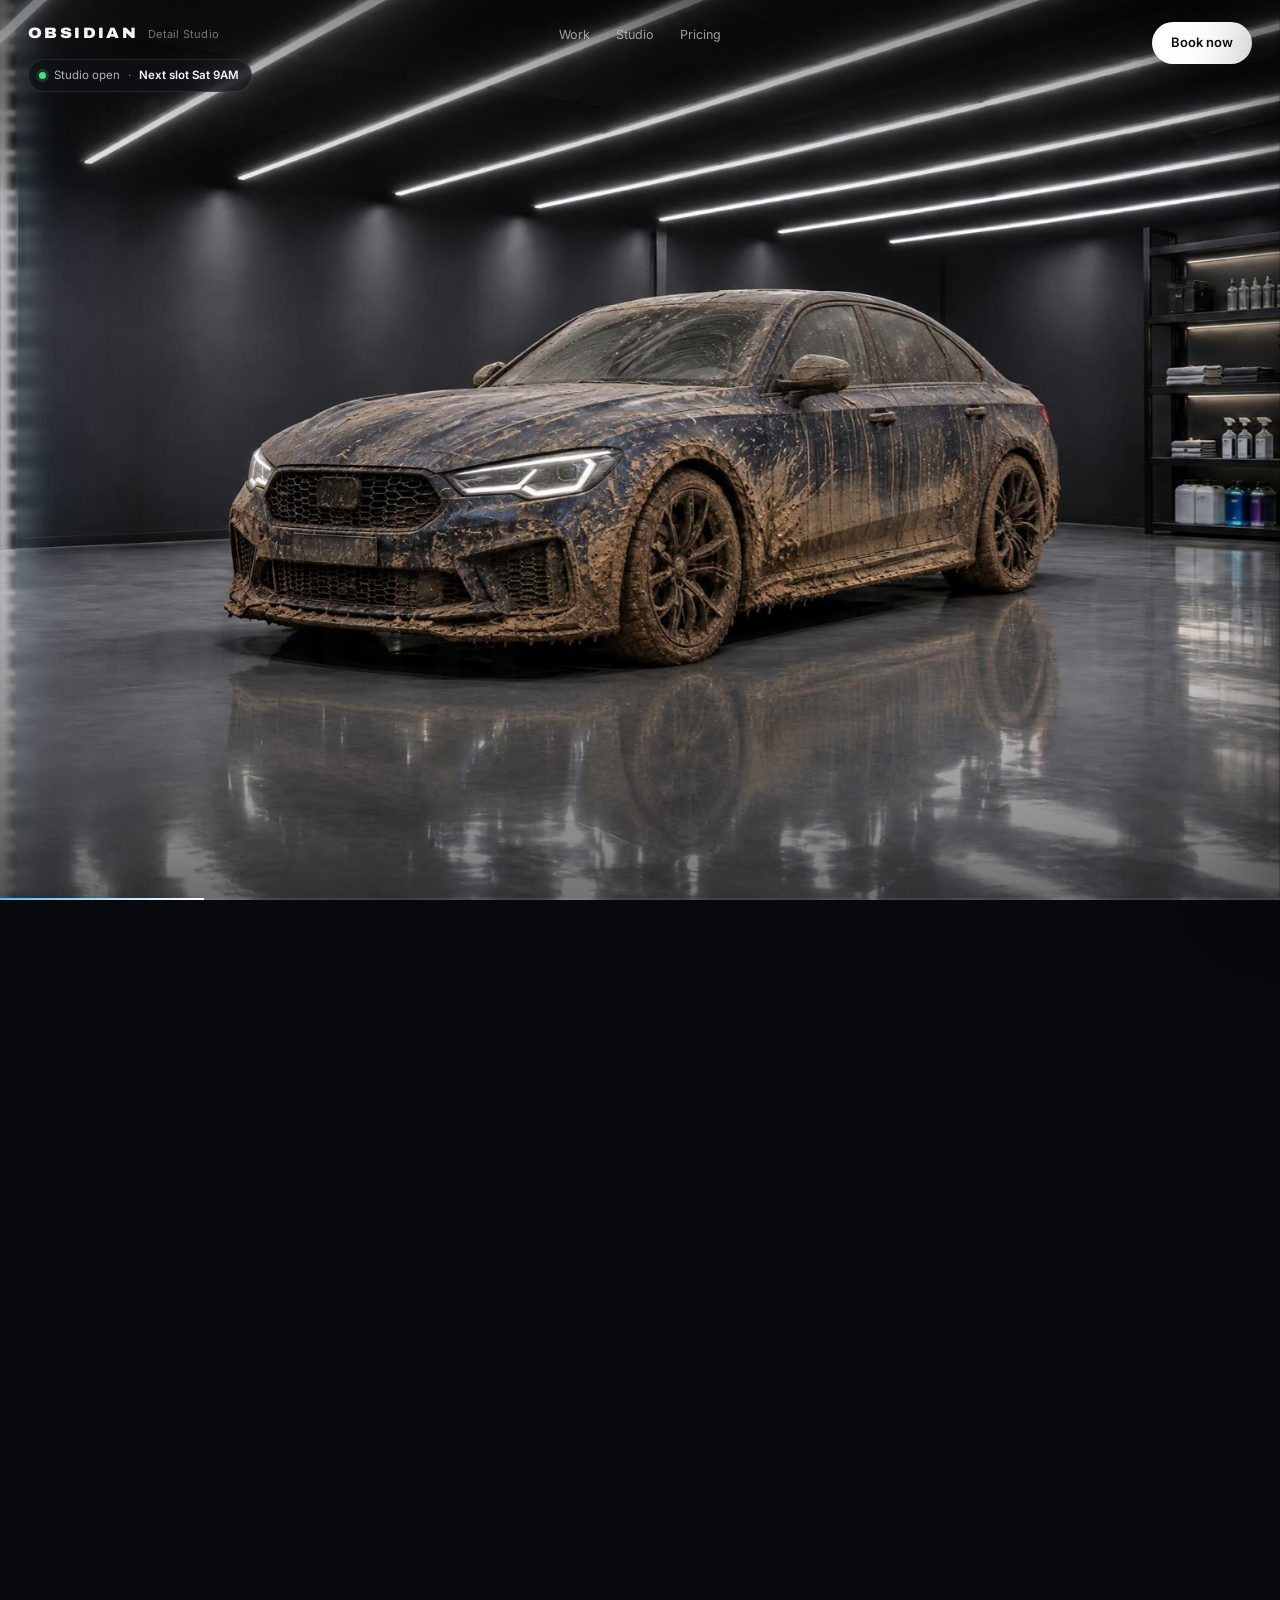
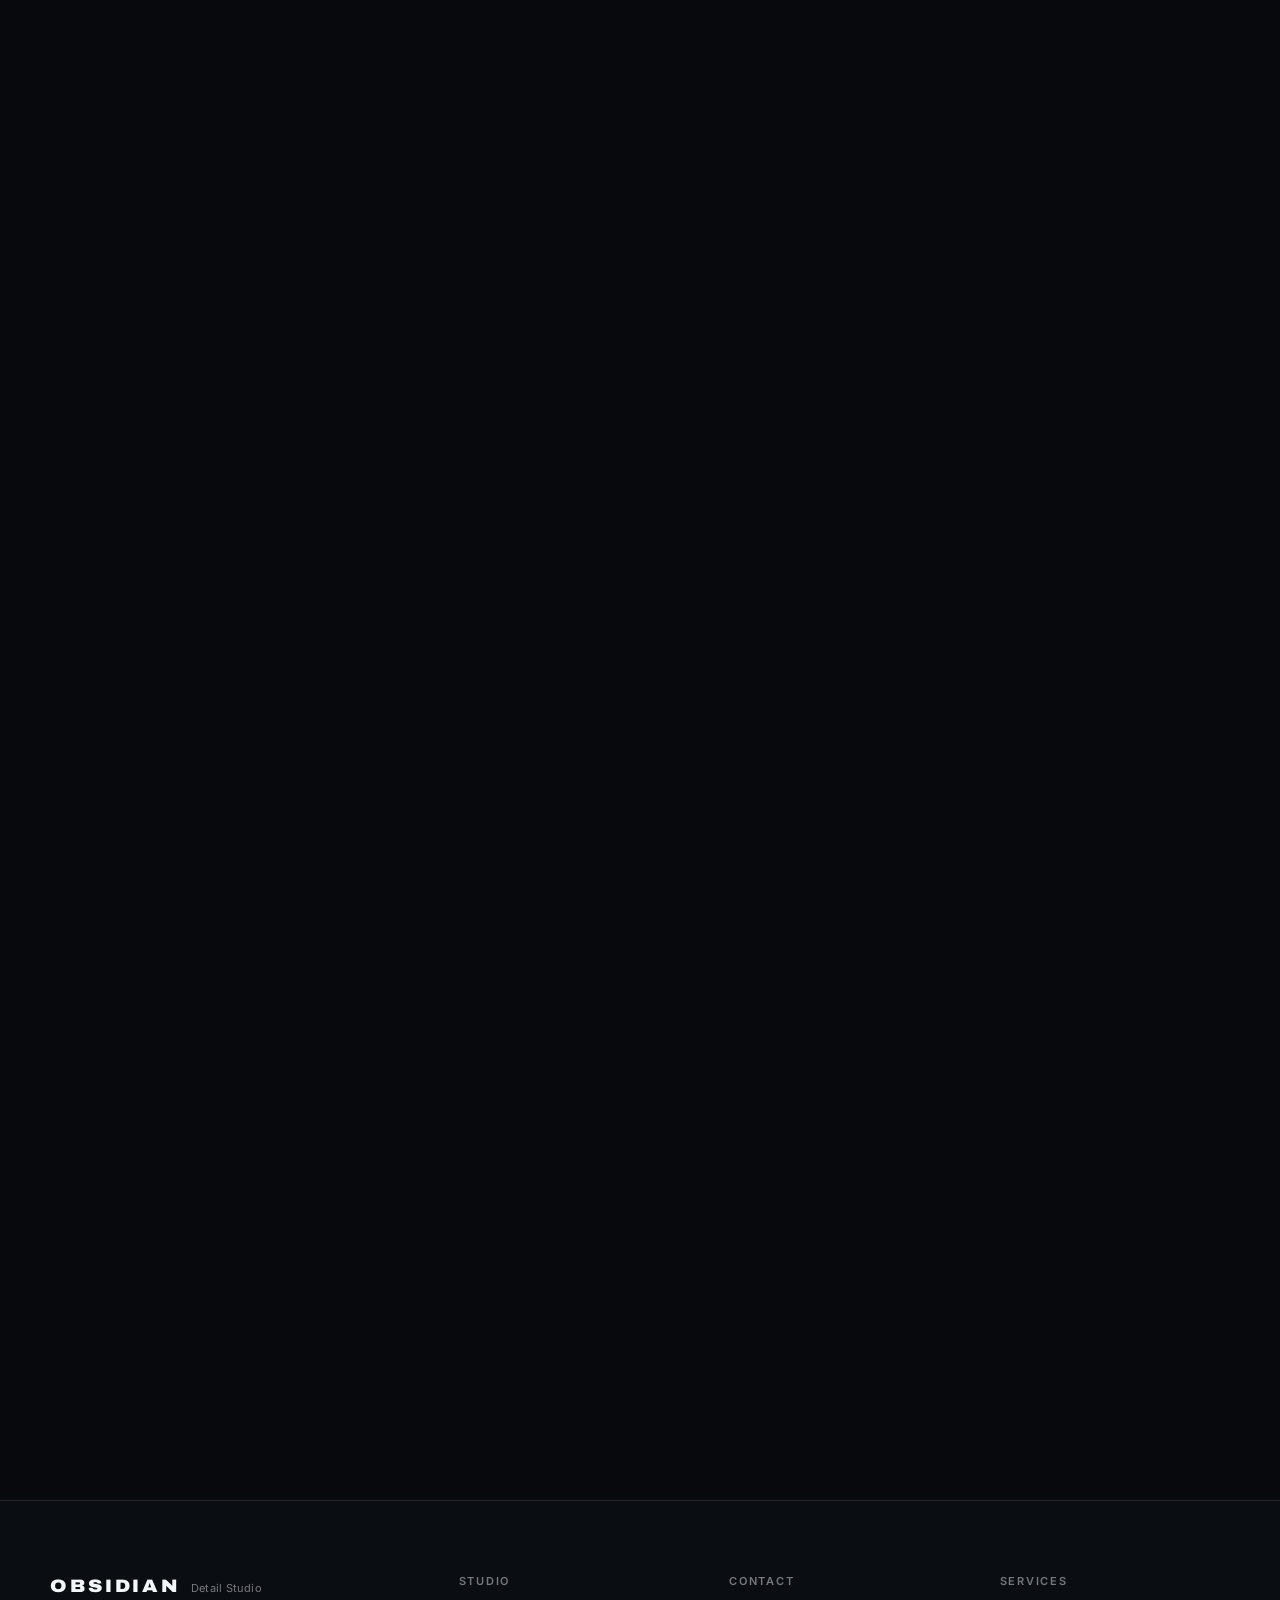
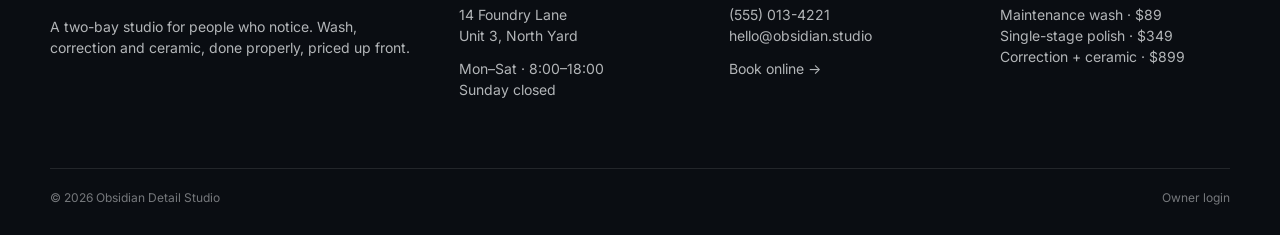
<file: index.html>
<!doctype html>
<html lang="en">
<head>
  <meta charset="utf-8" />
  <meta name="viewport" content="width=device-width, initial-scale=1" />
  <title>Obsidian Detail Studio — Bring it dirty.</title>
  <meta name="description" content="Obsidian Detail Studio. Hand wash, paint correction and ceramic coating. Book online and know the price before we start." />
  <link rel="icon" href="assets/img/favicon.svg" type="image/svg+xml" />
  <link rel="preconnect" href="https://fonts.googleapis.com" />
  <link rel="preconnect" href="https://fonts.gstatic.com" crossorigin />
  <link href="https://fonts.googleapis.com/css2?family=Archivo:wdth,wght@62..125,400..900&family=Inter:wght@400;500;600&display=swap" rel="stylesheet" />
  <link rel="stylesheet" href="assets/css/site.css" />
  <link rel="preload" as="image" href="assets/img/hero-dirty.jpg" />
  <link rel="preload" as="image" href="assets/img/hero-clean.jpg" />
</head>
<body>

  <!-- ===== Fixed chrome ===== -->
  <header class="nav" id="nav">
    <div class="nav__left">
      <a class="brand" href="#top">
        <span class="brand__name">OBSIDIAN</span>
        <span class="brand__sub">Detail Studio</span>
      </a>
      <div class="status-pill">
        <span class="status-pill__dot"></span>
        <span>Studio open</span>
        <span class="status-pill__sep">·</span>
        <strong id="nextSlotLabel">Next slot Wed 9AM</strong>
      </div>
    </div>
    <nav class="nav__center">
      <a href="#" data-scene="1">Work</a>
      <a href="#" data-scene="2">Studio</a>
      <a href="#" data-scene="4">Pricing</a>
    </nav>
    <div class="nav__right">
      <button class="btn btn--white btn--sm" data-open-booking>Book now</button>
    </div>
  </header>

  <!-- ===== Scroll stage ===== -->
  <main id="top">
    <section class="stage" id="stage" style="--scenes: 5;">
      <div class="stage__pin">

        <!-- Layers -->
        <div class="layer layer--photo" id="layerDirty">
          <img src="assets/img/hero-dirty.jpg" alt="A midnight blue sedan covered in dried mud inside a detailing studio" />
        </div>
        <div class="layer layer--photo" id="layerClean">
          <img src="assets/img/hero-clean.jpg" alt="The same sedan, freshly washed and glossy" />
        </div>
        <div class="wipe" id="wipe"></div>
        <div class="layer layer--photo" id="layerSwirls">
          <img src="assets/img/macro-swirls.jpg" alt="Close-up of paint under an inspection lamp showing swirl marks" />
        </div>
        <div class="layer layer--photo" id="layerGlass">
          <img src="assets/img/macro-glass.jpg" alt="Flawless ceramic coated paint with a single water bead" />
        </div>
        <div class="layer layer--photo" id="layerSunset">
          <img src="assets/img/hero-sunset.jpg" alt="The finished sedan with the garage door open at sunset" />
        </div>
        <div class="vignette"></div>

        <!-- Copy -->
        <div class="copy copy--bl" id="copy1">
          <div class="eyebrow">01 &nbsp;/&nbsp; Arrive</div>
          <h1 class="h-display">BRING IT <span class="outline">DIRTY.</span></h1>
          <p class="lede">We'll take it from here.</p>
        </div>

        <div class="copy copy--br" id="copy2">
          <div class="eyebrow">02 &nbsp;/&nbsp; Wash</div>
          <h2 class="h-display">SCROLL TO <span class="outline">WASH IT.</span></h2>
          <p class="lede">Foam, two-bucket, decon. No swirls added.</p>
        </div>

        <div class="copy copy--bl" id="copy3">
          <div class="eyebrow">03 &nbsp;/&nbsp; Inspect</div>
          <h2 class="h-display">LOOK <span class="outline">CLOSER.</span></h2>
          <p class="lede">Under a bright light, every swirl shows.</p>
        </div>
        <aside class="specs" id="specs3">
          <div class="specs__row"><span>Paint depth</span><strong>112 µm</strong></div>
          <div class="specs__row"><span>Defects</span><strong>Swirls · RIDS</strong></div>
          <div class="specs__row"><span>Gloss</span><strong>71 GU</strong></div>
        </aside>

        <div class="copy copy--br copy--right" id="copy4">
          <div class="eyebrow">04 &nbsp;/&nbsp; Correct &amp; coat</div>
          <h2 class="h-display">SWIRLS OUT.<br /><span class="outline">GLASS ON.</span></h2>
          <p class="lede">Two-stage correction. 9H ceramic. Five years of this.</p>
        </div>
        <aside class="specs specs--left" id="specs4">
          <div class="specs__row"><span>Defects</span><strong>Removed</strong></div>
          <div class="specs__row"><span>Gloss</span><strong>94 GU</strong></div>
          <div class="specs__row"><span>Contact angle</span><strong>&gt; 110°</strong></div>
        </aside>

        <div class="copy copy--bl" id="copy5">
          <div class="eyebrow">05 &nbsp;/&nbsp; Pick up</div>
          <h2 class="h-display">KEYS BACK.<br /><span class="outline">JAW DROPS.</span></h2>
          <p class="lede">Book your detail. You'll know the price before we start.</p>
        </div>

        <!-- Bottom bar -->
        <div class="bottombar" id="bottombar">
          <div class="bottombar__stat"><span>Studio</span><strong>Mon–Sat · 8–18</strong></div>
          <div class="bottombar__stat"><span>Ceramic from</span><strong>$899</strong></div>
          <button class="btn btn--white" data-open-booking>Book a detail</button>
        </div>

        <div class="scrollhint" id="scrollhint">
          <span>Scroll</span>
          <i></i>
        </div>

        <div class="progress" id="progress"><i></i></div>
      </div>
    </section>

    <!-- ===== Footer ===== -->
    <footer class="footer">
      <div class="footer__grid">
        <div>
          <div class="brand brand--footer"><span class="brand__name">OBSIDIAN</span><span class="brand__sub">Detail Studio</span></div>
          <p class="footer__blurb">A two-bay studio for people who notice. Wash, correction and ceramic, done properly, priced up front.</p>
        </div>
        <div>
          <h4>Studio</h4>
          <p>14 Foundry Lane<br />Unit 3, North Yard</p>
          <p>Mon–Sat · 8:00–18:00<br />Sunday closed</p>
        </div>
        <div>
          <h4>Contact</h4>
          <p><a href="tel:+15550134221">(555) 013-4221</a><br /><a href="mailto:hello@obsidian.studio">hello@obsidian.studio</a></p>
          <p><a href="#" data-open-booking>Book online →</a></p>
        </div>
        <div>
          <h4>Services</h4>
          <p>Maintenance wash · $89<br />Single-stage polish · $349<br />Correction + ceramic · $899</p>
        </div>
      </div>
      <div class="footer__bottom">
        <span>© <span id="year"></span> Obsidian Detail Studio</span>
        <a href="admin.html" class="footer__owner">Owner login</a>
      </div>
    </footer>
  </main>

  <!-- ===== Booking drawer ===== -->
  <div class="drawer-backdrop" id="drawerBackdrop"></div>
  <aside class="drawer" id="drawer" aria-hidden="true" aria-label="Book your detail">
    <div class="drawer__hero">
      <img src="assets/img/hero-sunset.jpg" alt="" />
      <div class="drawer__hero-meta">
        <span>Obsidian · Studio</span>
        <span>Mon–Sat · 8–18</span>
      </div>
      <button class="drawer__close" id="drawerClose" aria-label="Close">×</button>
    </div>

    <form class="drawer__body" id="bookingForm" novalidate>
      <div class="eyebrow eyebrow--muted">Booking &nbsp;/&nbsp; About 60 seconds</div>
      <h2 class="h-drawer">BOOK YOUR DETAIL.</h2>

      <!-- 1. Car -->
      <div class="step">
        <div class="step__title"><i>1</i> Your car</div>
        <div class="cars" id="carGrid">
          <button type="button" class="car" data-car="suv">
            <svg viewBox="0 0 64 28" aria-hidden="true"><path d="M6 20h52v-6l-7-8H24L13 14H6z" /><circle cx="18" cy="21" r="4"/><circle cx="48" cy="21" r="4"/></svg>
            <span>SUV</span>
          </button>
          <button type="button" class="car is-selected" data-car="sedan">
            <svg viewBox="0 0 64 28" aria-hidden="true"><path d="M4 20h56v-5l-10-4-10-6H26L14 13 4 15z" /><circle cx="17" cy="21" r="4"/><circle cx="47" cy="21" r="4"/></svg>
            <span>Sedan</span>
          </button>
          <button type="button" class="car" data-car="truck">
            <svg viewBox="0 0 64 28" aria-hidden="true"><path d="M4 20h56v-8H38V4H18l-8 8H4z" /><circle cx="16" cy="21" r="4"/><circle cx="48" cy="21" r="4"/></svg>
            <span>Truck</span>
          </button>
          <button type="button" class="car" data-car="coupe">
            <svg viewBox="0 0 64 28" aria-hidden="true"><path d="M4 20h56v-4l-12-5-12-6H24L12 13 4 16z" /><circle cx="17" cy="21" r="4"/><circle cx="47" cy="21" r="4"/></svg>
            <span>Coupe</span>
          </button>
        </div>
      </div>

      <!-- 2. Work -->
      <div class="step">
        <div class="step__title"><i>2</i> The work</div>
        <div class="packs" id="packList">
          <button type="button" class="pack" data-pack="wash">
            <div class="pack__text"><strong>Wash</strong><span>Foam wash &amp; dry. Wheels, tires, door jambs.</span></div>
            <div class="pack__meta"><em data-price>$89</em><small>1.5 h</small><b class="radio"></b></div>
          </button>
          <button type="button" class="pack" data-pack="polish">
            <div class="pack__text"><strong>Polish</strong><span>Single-stage correction. Deep gloss back.</span></div>
            <div class="pack__meta"><em data-price>$349</em><small>4 h</small><b class="radio"></b></div>
          </button>
          <button type="button" class="pack is-selected" data-pack="ceramic">
            <div class="pack__text"><strong>Ceramic</strong><span>Two-stage correction + 5-year ceramic. Glass-on finish.</span></div>
            <div class="pack__meta"><em data-price>$899</em><small>2 days</small><b class="radio"></b></div>
          </button>
        </div>
      </div>

      <!-- 3. Time -->
      <div class="step">
        <div class="step__title"><i>3</i> Pick a time</div>
        <div class="days" id="dayRow"></div>
        <div class="times" id="timeRow"></div>
      </div>

      <!-- 4. Details -->
      <div class="step">
        <div class="step__title"><i>4</i> Your details</div>
        <div class="fields">
          <label><span>Name</span><input type="text" name="name" placeholder="Your name" autocomplete="name" required /></label>
          <label><span>Phone</span><input type="tel" name="phone" placeholder="(555) 000-0000" autocomplete="tel" required /></label>
          <label class="fields__full"><span>Email <em>(optional)</em></span><input type="email" name="email" placeholder="you@email.com" autocomplete="email" /></label>
        </div>
      </div>

      <!-- Summary -->
      <div class="summary">
        <div class="summary__title">Your summary</div>
        <div class="summary__row"><span>Car</span><strong id="sumCar">Sedan</strong></div>
        <div class="summary__row"><span>Work</span><strong id="sumPack">Ceramic</strong></div>
        <div class="summary__row"><span>Drop-off</span><strong id="sumSlot">—</strong></div>
        <div class="summary__row summary__row--total"><span>Total</span><strong id="sumTotal">$899</strong></div>
      </div>

      <button type="submit" class="btn btn--accent btn--block" id="confirmBtn">Confirm booking <span>→</span></button>
      <p class="fineprint">No deposit · Nothing to pay now · Free cancellation up to 24h</p>
    </form>

    <div class="drawer__success" id="drawerSuccess">
      <div class="check"><svg viewBox="0 0 24 24"><path d="M5 12.5l4.5 4.5L19 7.5" /></svg></div>
      <h3 class="h-drawer" id="successTitle">YOU'RE BOOKED.</h3>
      <p id="successMeta">Thursday · 9:00 · Ceramic</p>
      <button class="btn btn--ghost btn--sm" id="successDone">Done</button>
    </div>
  </aside>

  <div class="toast" id="toast" role="status" aria-live="polite">
    <div class="toast__logo">O</div>
    <div class="toast__text"><strong>Booking confirmed</strong><span id="toastMsg">We've texted you the details.</span></div>
  </div>

  <script src="assets/js/site.js"></script>
</body>
</html>
</file>
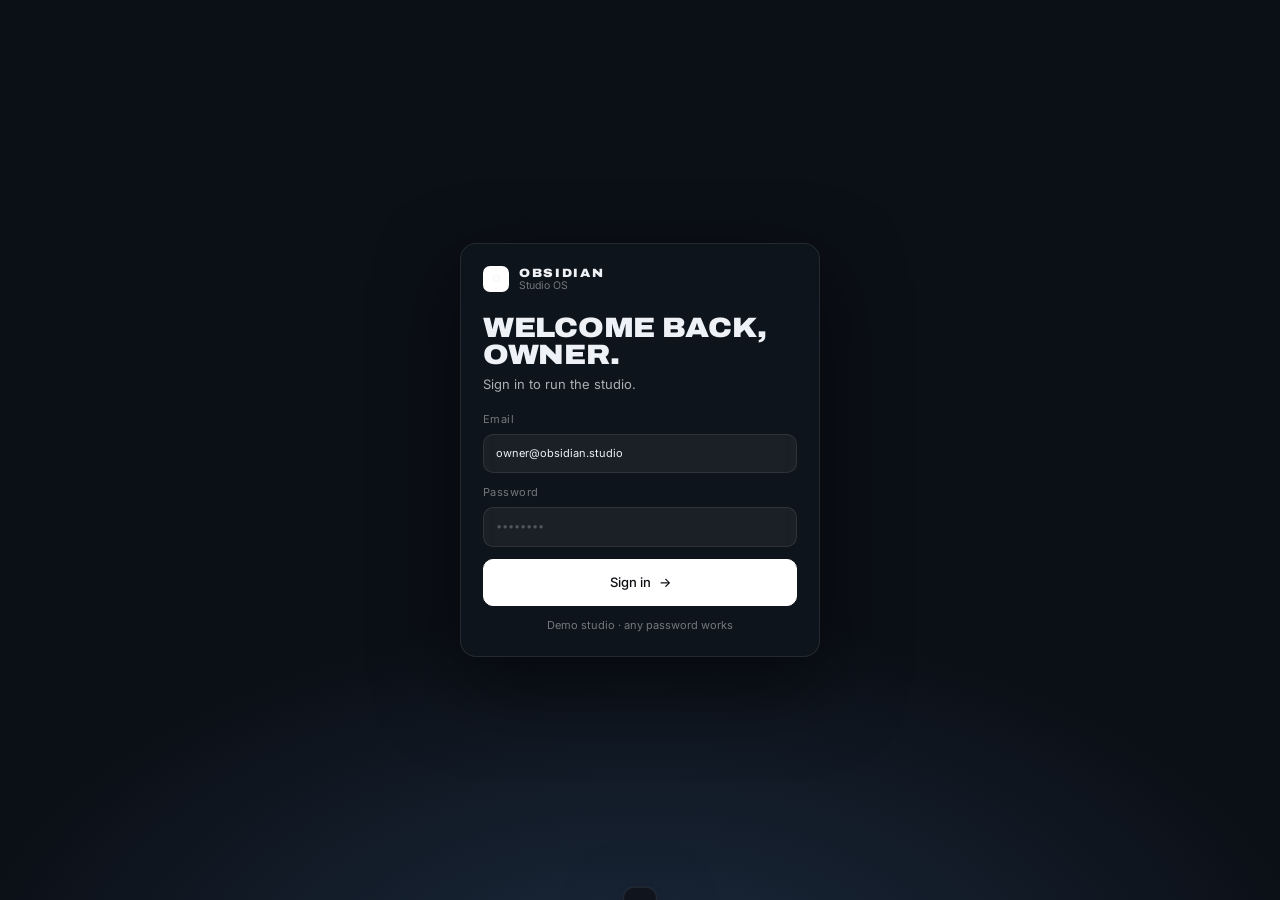
<file: admin.html>
<!doctype html>
<html lang="en">
<head>
  <meta charset="utf-8" />
  <meta name="viewport" content="width=device-width, initial-scale=1" />
  <title>Obsidian · Studio OS</title>
  <meta name="robots" content="noindex" />
  <link rel="icon" href="assets/img/favicon.svg" type="image/svg+xml" />
  <link rel="preconnect" href="https://fonts.googleapis.com" />
  <link rel="preconnect" href="https://fonts.gstatic.com" crossorigin />
  <link href="https://fonts.googleapis.com/css2?family=Archivo:wdth,wght@62..125,400..900&family=Inter:wght@400;500;600&display=swap" rel="stylesheet" />
  <link rel="stylesheet" href="assets/css/admin.css" />
</head>
<body>

  <!-- ===== Login ===== -->
  <div class="login" id="login">
    <form class="login__card" id="loginForm" novalidate>
      <div class="login__brand">
        <span class="logo-mark">O</span>
        <div><strong>OBSIDIAN</strong><span>Studio OS</span></div>
      </div>
      <h1 class="h-big">WELCOME BACK,<br />OWNER.</h1>
      <p class="login__sub">Sign in to run the studio.</p>
      <label class="field"><span>Email</span><input type="email" name="email" value="owner@obsidian.studio" autocomplete="username" /></label>
      <label class="field"><span>Password</span><input type="password" name="password" placeholder="••••••••" autocomplete="current-password" /></label>
      <button class="btn btn--white btn--block" type="submit">Sign in <span>→</span></button>
      <p class="login__hint">Demo studio · any password works</p>
    </form>
  </div>

  <!-- ===== App ===== -->
  <div class="app" id="app" hidden>
    <aside class="side">
      <div class="side__brand">
        <span class="logo-mark">O</span>
        <div><strong>OBSIDIAN</strong><span>Studio OS</span></div>
      </div>
      <nav class="side__nav" id="sideNav">
        <a href="#overview" data-page="overview"><i></i>Overview</a>
        <a href="#leads" data-page="leads" class="is-active"><i></i>Leads <b id="leadsBadge"></b></a>
        <a href="#bookings" data-page="bookings"><i></i>Bookings</a>
        <a href="#calendar" data-page="calendar"><i></i>Calendar</a>
        <a href="#messages" data-page="messages"><i></i>Messages</a>
        <a href="#customers" data-page="customers"><i></i>Customers</a>
        <a href="#reviews" data-page="reviews"><i></i>Reviews</a>
        <a href="#automations" data-page="automations"><i></i>Automations</a>
        <a href="#settings" data-page="settings"><i></i>Settings</a>
      </nav>
      <div class="side__user">
        <span class="avatar">O</span>
        <div><strong>Owner</strong><span>owner@obsidian.studio</span></div>
        <button class="side__logout" id="logoutBtn" title="Sign out">⎋</button>
      </div>
    </aside>

    <div class="main">
      <header class="topbar">
        <label class="search">
          <svg viewBox="0 0 24 24"><circle cx="11" cy="11" r="7"/><path d="M20 20l-3.5-3.5"/></svg>
          <input type="search" id="search" placeholder="Search leads, cars, phones…" />
        </label>
        <div class="topbar__right">
          <a class="topbar__site" href="index.html" target="_blank" rel="noopener">View site ↗</a>
          <span class="online"><i></i>2 online</span>
          <span class="avatar">O</span>
        </div>
      </header>

      <section class="page" id="page"></section>
    </div>

    <!-- Lead drawer -->
    <div class="ldrawer-backdrop" id="ldrawerBackdrop"></div>
    <aside class="ldrawer" id="ldrawer" aria-hidden="true"></aside>
  </div>

  <div class="toast" id="toast" role="status"><span id="toastMsg"></span></div>

  <script src="assets/js/admin.js"></script>
</body>
</html>
</file>
<file: assets/css/site.css>
/* ============================================================
   Obsidian Detail Studio — site styles
   ============================================================ */
:root {
  --bg: #07090c;
  --ink: #f4f6f8;
  --ink-2: rgba(244, 246, 248, 0.72);
  --ink-3: rgba(244, 246, 248, 0.46);
  --line: rgba(255, 255, 255, 0.1);
  --glass: rgba(14, 17, 22, 0.72);
  --glass-2: rgba(255, 255, 255, 0.06);
  --accent: #8fd3ff;
  --accent-2: #5bb8ff;
  --ok: #4ade80;
  --warn: #fbbf24;
  --radius: 14px;
  --font-display: "Archivo", "Inter", system-ui, sans-serif;
  --font-body: "Inter", system-ui, -apple-system, sans-serif;
  --ease: cubic-bezier(0.22, 1, 0.36, 1);
}

* { box-sizing: border-box; }
html { scroll-behavior: auto; }
html, body { margin: 0; background: var(--bg); color: var(--ink); }
body {
  font-family: var(--font-body);
  font-size: 15px;
  line-height: 1.5;
  -webkit-font-smoothing: antialiased;
  overflow-x: hidden;
}
a { color: inherit; text-decoration: none; }
button { font: inherit; color: inherit; cursor: pointer; }
img { display: block; }

/* ---------- Typography ---------- */
.h-display {
  margin: 0;
  font-family: var(--font-display);
  font-weight: 900;
  font-stretch: 118%;
  font-size: clamp(44px, 7.4vw, 112px);
  line-height: 0.92;
  letter-spacing: -0.02em;
  text-transform: uppercase;
  color: var(--ink);
  text-shadow: 0 10px 40px rgba(0, 0, 0, 0.55);
}
.outline {
  color: transparent;
  -webkit-text-stroke: 2px var(--accent);
  text-shadow: 0 0 24px rgba(143, 211, 255, 0.35);
}
@media (max-width: 720px) { .outline { -webkit-text-stroke-width: 1.4px; } }
.eyebrow {
  font-size: 11px;
  letter-spacing: 0.18em;
  text-transform: uppercase;
  color: var(--ink-3);
  margin-bottom: 14px;
}
.eyebrow--muted { color: var(--ink-3); margin-bottom: 8px; }
.lede {
  margin: 18px 0 0;
  max-width: 440px;
  font-size: 15px;
  color: var(--ink-2);
}

/* ---------- Buttons ---------- */
.btn {
  display: inline-flex; align-items: center; justify-content: center; gap: 10px;
  padding: 14px 24px;
  border-radius: 999px;
  border: 1px solid transparent;
  font-weight: 600; font-size: 14px;
  transition: transform .25s var(--ease), background .2s, color .2s, box-shadow .25s;
  white-space: nowrap;
}
.btn:active { transform: scale(.98); }
.btn--sm { padding: 10px 18px; font-size: 13px; }
.btn--white { background: #fff; color: #0b0d11; box-shadow: 0 10px 30px rgba(0,0,0,.35); }
.btn--white:hover { background: #e9f4ff; }
.btn--ghost { background: var(--glass-2); border-color: var(--line); color: var(--ink); }
.btn--ghost:hover { background: rgba(255,255,255,.12); }
.btn--accent { background: linear-gradient(180deg, #a6dcff, #6cc2ff); color: #061018; box-shadow: 0 12px 40px rgba(108,194,255,.28); }
.btn--accent:hover { filter: brightness(1.05); }
.btn--accent span { transition: transform .25s var(--ease); }
.btn--accent:hover span { transform: translateX(3px); }
.btn--block { width: 100%; padding: 16px 22px; font-size: 15px; }
.btn[disabled] { opacity: .55; cursor: not-allowed; }

/* ---------- Nav ---------- */
.nav {
  position: fixed; inset: 0 0 auto 0; z-index: 40;
  display: grid; grid-template-columns: 1fr auto 1fr; align-items: start;
  padding: 22px 28px;
  pointer-events: none;
}
.nav > * { pointer-events: auto; }
.nav__left { display: flex; flex-direction: column; gap: 14px; align-items: flex-start; }
.brand { display: flex; align-items: baseline; gap: 10px; }
.brand__name {
  font-family: var(--font-display); font-weight: 900; font-stretch: 112%;
  font-size: 15px; letter-spacing: .16em;
}
.brand__sub { font-size: 11px; color: var(--ink-3); letter-spacing: .02em; }
.status-pill {
  display: inline-flex; align-items: center; gap: 8px;
  padding: 7px 12px 7px 10px;
  border-radius: 999px;
  background: var(--glass); border: 1px solid var(--line);
  backdrop-filter: blur(14px); -webkit-backdrop-filter: blur(14px);
  font-size: 11.5px; color: var(--ink-2);
}
.status-pill strong { color: var(--ink); font-weight: 600; }
.status-pill__sep { color: var(--ink-3); }
.status-pill__dot { width: 7px; height: 7px; border-radius: 50%; background: var(--ok); box-shadow: 0 0 0 3px rgba(74,222,128,.18); }
.nav__center { display: flex; gap: 26px; padding-top: 4px; font-size: 12.5px; color: var(--ink-2); }
.nav__center a:hover { color: var(--ink); }
.nav__right { display: flex; justify-content: flex-end; }
@media (max-width: 720px) {
  .nav { grid-template-columns: 1fr auto; padding: 16px; }
  .nav__center { display: none; }
}

/* ---------- Stage ---------- */
.stage {
  position: relative;
  height: calc(var(--scenes) * 140vh);
}
.stage__pin {
  position: sticky; top: 0;
  height: 100vh; height: 100dvh;
  overflow: hidden;
  background: #000;
}
.layer {
  position: absolute; inset: 0;
  opacity: 0;
  will-change: transform, opacity, clip-path;
}
.layer--photo img {
  width: 100%; height: 100%; object-fit: cover; object-position: 50% 55%;
}
#layerDirty { opacity: 1; }
.vignette {
  position: absolute; inset: 0; pointer-events: none;
  background:
    linear-gradient(180deg, rgba(0,0,0,.45) 0%, rgba(0,0,0,0) 22%, rgba(0,0,0,0) 60%, rgba(0,0,0,.55) 100%),
    radial-gradient(120% 90% at 50% 50%, rgba(0,0,0,0) 55%, rgba(0,0,0,.35) 100%);
}

/* wash wipe line */
.wipe {
  position: absolute; top: -10%; bottom: -10%; left: 0;
  width: 26px; margin-left: -13px;
  opacity: 0;
  pointer-events: none;
  background:
    radial-gradient(50% 50% at 50% 50%, rgba(255,255,255,.95), rgba(255,255,255,0) 70%),
    linear-gradient(90deg, rgba(255,255,255,0), rgba(255,255,255,.9) 45%, rgba(255,255,255,.9) 55%, rgba(255,255,255,0));
  filter: blur(1.5px);
  box-shadow: 0 0 40px 10px rgba(190, 230, 255, .35), 0 0 120px 30px rgba(140,200,255,.18);
}
.wipe::before, .wipe::after {
  content: ""; position: absolute; inset: 0;
  background: repeating-linear-gradient(180deg, rgba(255,255,255,.9) 0 6px, rgba(255,255,255,.1) 6px 14px, rgba(255,255,255,.6) 14px 22px, rgba(255,255,255,0) 22px 40px);
  mix-blend-mode: screen; opacity: .8;
  animation: wipeFlow 1.1s linear infinite;
}
.wipe::after { animation-duration: 1.7s; animation-direction: reverse; opacity: .5; transform: scaleX(2.4); filter: blur(4px); }
@keyframes wipeFlow { from { background-position: 0 0; } to { background-position: 0 80px; } }

/* copy blocks */
.copy {
  position: absolute; z-index: 5;
  opacity: 0; transform: translate3d(0, 28px, 0);
  will-change: transform, opacity;
  pointer-events: none;
}
.copy--bl { left: 28px; bottom: 110px; max-width: 70vw; }
.copy--br { right: 28px; bottom: 110px; max-width: 70vw; }
.copy--right { text-align: right; }
.copy--right .lede { margin-left: auto; }
@media (max-width: 720px) {
  .copy--bl, .copy--br { left: 16px; right: 16px; bottom: 120px; max-width: none; }
}

.specs {
  position: absolute; right: 28px; top: 50%; transform: translateY(-50%);
  z-index: 5; opacity: 0;
  display: grid; gap: 10px;
  font-size: 11.5px; color: var(--ink-3);
  pointer-events: none;
}
.specs--left { right: auto; left: 28px; }
.specs__row { display: flex; gap: 14px; justify-content: space-between; min-width: 170px; padding-bottom: 8px; border-bottom: 1px solid var(--line); }
.specs__row strong { color: var(--ink); font-weight: 600; }
@media (max-width: 720px) { .specs { display: none; } }

/* bottom bar */
.bottombar {
  position: absolute; left: 50%; bottom: 26px; transform: translateX(-50%);
  z-index: 6;
  display: flex; align-items: center; gap: 22px;
  padding: 8px 8px 8px 22px;
  border-radius: 999px;
  background: var(--glass); border: 1px solid var(--line);
  backdrop-filter: blur(16px); -webkit-backdrop-filter: blur(16px);
  transition: opacity .4s, transform .5s var(--ease);
}
.bottombar__stat { display: flex; flex-direction: column; line-height: 1.15; }
.bottombar__stat span { font-size: 10px; letter-spacing: .12em; text-transform: uppercase; color: var(--ink-3); }
.bottombar__stat strong { font-size: 13px; font-weight: 600; }
.bottombar.is-hidden { opacity: 0; transform: translate(-50%, 20px); pointer-events: none; }
@media (max-width: 720px) {
  .bottombar { gap: 14px; padding-left: 16px; left: 16px; right: 16px; transform: none; justify-content: space-between; }
  .bottombar__stat:nth-child(1) { display: none; }
  .bottombar.is-hidden { transform: translateY(20px); }
}

.scrollhint {
  position: absolute; right: 28px; bottom: 30px; z-index: 6;
  display: flex; align-items: center; gap: 10px;
  font-size: 10.5px; letter-spacing: .16em; text-transform: uppercase; color: var(--ink-3);
  transition: opacity .4s;
}
.scrollhint i { width: 1px; height: 36px; background: linear-gradient(180deg, var(--ink-3), transparent); position: relative; overflow: hidden; }
.scrollhint i::after { content: ""; position: absolute; left: 0; top: -100%; width: 100%; height: 100%; background: #fff; animation: hint 1.6s ease-in-out infinite; }
@keyframes hint { to { top: 100%; } }
.scrollhint.is-hidden { opacity: 0; }

.progress {
  position: absolute; left: 0; right: 0; bottom: 0; height: 2px; z-index: 7;
  background: rgba(255,255,255,.08);
}
.progress i { display: block; height: 100%; width: 0; background: linear-gradient(90deg, var(--accent-2), #fff); }

/* ---------- Footer ---------- */
.footer {
  position: relative; z-index: 2;
  background: #0a0d12;
  border-top: 1px solid var(--line);
  padding: 72px 28px 28px;
}
.footer__grid {
  display: grid; grid-template-columns: 1.6fr 1fr 1fr 1fr; gap: 40px;
  max-width: 1180px; margin: 0 auto;
}
.footer h4 { margin: 0 0 14px; font-size: 11px; letter-spacing: .16em; text-transform: uppercase; color: var(--ink-3); font-weight: 600; }
.footer p { margin: 0 0 12px; color: var(--ink-2); font-size: 14px; }
.footer a:hover { color: var(--ink); }
.footer__blurb { max-width: 360px; margin-top: 16px !important; }
.brand--footer .brand__name { font-size: 18px; }
.footer__bottom {
  max-width: 1180px; margin: 56px auto 0; padding-top: 20px;
  border-top: 1px solid var(--line);
  display: flex; justify-content: space-between; font-size: 12px; color: var(--ink-3);
}
.footer__owner { color: var(--ink-3); }
.footer__owner:hover { color: var(--ink); }
@media (max-width: 860px) { .footer__grid { grid-template-columns: 1fr 1fr; } }
@media (max-width: 520px) { .footer__grid { grid-template-columns: 1fr; gap: 28px; } }

/* ---------- Drawer ---------- */
.drawer-backdrop {
  position: fixed; inset: 0; z-index: 50;
  background: rgba(0,0,0,.35);
  opacity: 0; pointer-events: none;
  transition: opacity .4s;
}
.drawer-backdrop.is-open { opacity: 1; pointer-events: auto; }
.drawer {
  position: fixed; top: 10px; right: 10px; bottom: 10px; z-index: 60;
  width: min(440px, calc(100vw - 20px));
  border-radius: 18px;
  background: rgba(10, 13, 18, 0.86);
  border: 1px solid rgba(255,255,255,.12);
  backdrop-filter: blur(24px) saturate(140%); -webkit-backdrop-filter: blur(24px) saturate(140%);
  box-shadow: -30px 0 80px rgba(0,0,0,.5);
  transform: translateX(calc(100% + 24px));
  transition: transform .7s var(--ease);
  display: flex; flex-direction: column;
  overflow: hidden;
}
.drawer.is-open { transform: translateX(0); }
.drawer__hero { position: relative; height: 92px; flex: none; }
.drawer__hero img { width: 100%; height: 100%; object-fit: cover; object-position: 60% 50%; opacity: .75; }
.drawer__hero::after { content: ""; position: absolute; inset: 0; background: linear-gradient(180deg, rgba(10,13,18,.1), rgba(10,13,18,1)); }
.drawer__hero-meta {
  position: absolute; left: 20px; right: 56px; top: 16px; z-index: 1;
  display: flex; justify-content: space-between; font-size: 11px; color: var(--ink-2); letter-spacing: .02em;
}
.drawer__close {
  position: absolute; right: 14px; top: 12px; z-index: 2;
  width: 32px; height: 32px; border-radius: 50%;
  background: rgba(255,255,255,.08); border: 1px solid var(--line);
  font-size: 18px; line-height: 1;
}
.drawer__close:hover { background: rgba(255,255,255,.16); }
.drawer__body {
  flex: 1; overflow-y: auto; padding: 0 20px 24px;
  scrollbar-width: thin; scrollbar-color: rgba(255,255,255,.15) transparent;
}
.h-drawer {
  margin: 0 0 22px;
  font-family: var(--font-display); font-weight: 900; font-stretch: 112%;
  font-size: 26px; letter-spacing: -0.01em; line-height: 1;
}
.step { margin-bottom: 26px; }
.step__title {
  display: flex; align-items: center; gap: 10px;
  font-size: 12px; font-weight: 600; color: var(--ink-2); margin-bottom: 12px;
}
.step__title i {
  width: 18px; height: 18px; border-radius: 50%; display: grid; place-items: center;
  background: rgba(255,255,255,.1); font-style: normal; font-size: 10px; color: var(--ink);
}

.cars { display: grid; grid-template-columns: repeat(4, 1fr); gap: 8px; }
.car {
  display: flex; flex-direction: column; align-items: center; gap: 8px;
  padding: 14px 6px 12px;
  border-radius: 12px; background: rgba(255,255,255,.04); border: 1px solid var(--line);
  font-size: 11.5px; color: var(--ink-2);
  position: relative; transition: border-color .2s, background .2s, color .2s;
}
.car svg { width: 44px; height: 20px; fill: currentColor; opacity: .85; }
.car:hover { background: rgba(255,255,255,.07); }
.car.is-selected { border-color: var(--accent); background: rgba(143,211,255,.08); color: var(--ink); box-shadow: 0 0 0 3px rgba(143,211,255,.12) inset; }
.car.is-selected::after {
  content: ""; position: absolute; top: 7px; right: 7px; width: 7px; height: 7px; border-radius: 50%; background: var(--accent);
}

.packs { display: grid; gap: 8px; }
.pack {
  display: flex; align-items: center; justify-content: space-between; gap: 14px;
  padding: 14px 14px 14px 16px; text-align: left;
  border-radius: 12px; background: rgba(255,255,255,.04); border: 1px solid var(--line);
  transition: border-color .2s, background .2s;
}
.pack:hover { background: rgba(255,255,255,.07); }
.pack.is-selected { border-color: var(--accent); background: rgba(143,211,255,.08); box-shadow: 0 0 0 3px rgba(143,211,255,.12) inset; }
.pack__text { display: flex; flex-direction: column; gap: 3px; }
.pack__text strong { font-size: 14px; font-weight: 600; }
.pack__text span { font-size: 12px; color: var(--ink-3); }
.pack__meta { display: flex; align-items: center; gap: 10px; flex: none; }
.pack__meta em { font-style: normal; font-size: 13px; font-weight: 600; }
.pack__meta small { font-size: 11px; color: var(--ink-3); padding: 3px 7px; border-radius: 6px; background: rgba(255,255,255,.06); }
.radio { width: 16px; height: 16px; border-radius: 50%; border: 1.5px solid rgba(255,255,255,.3); position: relative; }
.pack.is-selected .radio { border-color: var(--accent); }
.pack.is-selected .radio::after { content: ""; position: absolute; inset: 3px; border-radius: 50%; background: var(--accent); }

.days { display: grid; grid-template-columns: repeat(4, 1fr); gap: 8px; margin-bottom: 8px; }
.day {
  padding: 10px 6px; border-radius: 10px; text-align: center;
  background: rgba(255,255,255,.04); border: 1px solid var(--line);
  display: flex; flex-direction: column; gap: 2px; line-height: 1.1;
  transition: border-color .2s, background .2s;
}
.day strong { font-size: 13px; font-weight: 600; }
.day span { font-size: 10.5px; color: var(--ink-3); }
.day:hover { background: rgba(255,255,255,.07); }
.day.is-selected { border-color: var(--accent); background: rgba(143,211,255,.08); }
.day.is-selected span { color: var(--ink-2); }
.times { display: grid; grid-template-columns: repeat(4, 1fr); gap: 8px; }
.time {
  padding: 9px 6px; border-radius: 10px; text-align: center; font-size: 12.5px; font-weight: 500;
  background: rgba(255,255,255,.04); border: 1px solid var(--line);
  transition: border-color .2s, background .2s;
}
.time:hover { background: rgba(255,255,255,.07); }
.time.is-selected { border-color: var(--accent); background: rgba(143,211,255,.08); }
.time[disabled] { opacity: .3; cursor: not-allowed; text-decoration: line-through; }

.fields { display: grid; grid-template-columns: 1fr 1fr; gap: 10px; }
.fields__full { grid-column: 1 / -1; }
.fields label { display: flex; flex-direction: column; gap: 6px; font-size: 11px; color: var(--ink-3); letter-spacing: .04em; }
.fields label em { font-style: normal; opacity: .7; }
.fields input {
  width: 100%; padding: 12px 12px; border-radius: 10px;
  background: rgba(255,255,255,.05); border: 1px solid var(--line);
  color: var(--ink); font: inherit; font-size: 14px;
  outline: none; transition: border-color .2s, background .2s;
}
.fields input::placeholder { color: rgba(255,255,255,.28); }
.fields input:focus { border-color: rgba(143,211,255,.7); background: rgba(143,211,255,.05); }
.fields input.is-invalid { border-color: #f87171; }

.summary {
  margin: 4px 0 14px; padding: 14px 16px;
  border-radius: 12px; background: rgba(255,255,255,.04); border: 1px solid var(--line);
}
.summary__title { font-size: 10.5px; letter-spacing: .14em; text-transform: uppercase; color: var(--ink-3); margin-bottom: 10px; }
.summary__row { display: flex; justify-content: space-between; font-size: 13px; padding: 5px 0; color: var(--ink-2); }
.summary__row strong { color: var(--ink); font-weight: 600; }
.summary__row--total { border-top: 1px solid var(--line); margin-top: 6px; padding-top: 10px; }
.summary__row--total strong { font-size: 16px; }
.fineprint { margin: 12px 0 0; text-align: center; font-size: 11px; color: var(--ink-3); }

.drawer__success {
  position: absolute; inset: 92px 0 0 0;
  display: none; flex-direction: column; align-items: center; justify-content: center; text-align: center;
  padding: 24px; gap: 8px;
  background: rgba(10,13,18,.96);
}
.drawer.is-success .drawer__success { display: flex; animation: fadeUp .6s var(--ease) both; }
.drawer.is-success .drawer__body { visibility: hidden; }
.drawer__success .h-drawer { margin: 10px 0 2px; }
.drawer__success p { margin: 0 0 18px; color: var(--ink-2); font-size: 13px; }
.check {
  width: 54px; height: 54px; border-radius: 50%; display: grid; place-items: center;
  border: 1.5px solid rgba(255,255,255,.35);
  animation: pop .7s var(--ease) both;
}
.check svg { width: 26px; height: 26px; fill: none; stroke: #fff; stroke-width: 2; stroke-linecap: round; stroke-linejoin: round; stroke-dasharray: 30; stroke-dashoffset: 30; animation: draw .6s .25s var(--ease) forwards; }
@keyframes draw { to { stroke-dashoffset: 0; } }
@keyframes pop { from { transform: scale(.6); opacity: 0; } to { transform: scale(1); opacity: 1; } }
@keyframes fadeUp { from { transform: translateY(14px); opacity: 0; } to { transform: none; opacity: 1; } }

/* ---------- Toast ---------- */
.toast {
  position: fixed; top: 18px; left: 50%; z-index: 70;
  transform: translate(-50%, -140%);
  display: flex; align-items: center; gap: 12px;
  padding: 10px 16px 10px 10px; border-radius: 14px;
  background: rgba(16,20,26,.92); border: 1px solid rgba(255,255,255,.14);
  backdrop-filter: blur(16px); -webkit-backdrop-filter: blur(16px);
  box-shadow: 0 20px 60px rgba(0,0,0,.5);
  transition: transform .7s var(--ease);
  min-width: 280px;
}
.toast.is-visible { transform: translate(-50%, 0); }
.toast__logo {
  width: 30px; height: 30px; border-radius: 8px; display: grid; place-items: center;
  background: #fff; color: #000; font-family: var(--font-display); font-weight: 900; font-size: 14px;
}
.toast__text { display: flex; flex-direction: column; line-height: 1.25; }
.toast__text strong { font-size: 13px; font-weight: 600; }
.toast__text span { font-size: 12px; color: var(--ink-3); }

@media (prefers-reduced-motion: reduce) {
  .wipe::before, .wipe::after, .scrollhint i::after { animation: none; }
}
</file>
<file: assets/css/admin.css>
/* ============================================================
   Obsidian Studio OS — admin styles
   ============================================================ */
:root {
  --bg: #0b0f16;
  --bg-2: #0e131b;
  --panel: rgba(255,255,255,.035);
  --panel-2: rgba(255,255,255,.06);
  --line: rgba(255,255,255,.09);
  --ink: #eef2f6;
  --ink-2: rgba(238,242,246,.7);
  --ink-3: rgba(238,242,246,.45);
  --accent: #8fd3ff;
  --ok: #4ade80;
  --warn: #fbbf24;
  --bad: #f87171;
  --font-display: "Archivo", "Inter", system-ui, sans-serif;
  --font-body: "Inter", system-ui, -apple-system, sans-serif;
  --ease: cubic-bezier(0.22, 1, 0.36, 1);
}
* { box-sizing: border-box; }
html, body { margin: 0; height: 100%; }
body {
  background: radial-gradient(90% 70% at 50% 110%, #1b2a3d 0%, #0b0f16 60%) fixed, var(--bg);
  color: var(--ink);
  font-family: var(--font-body); font-size: 13.5px; line-height: 1.45;
  -webkit-font-smoothing: antialiased;
}
a { color: inherit; text-decoration: none; }
button, input, select, textarea { font: inherit; color: inherit; }
button { cursor: pointer; }
[hidden] { display: none !important; }

.h-big {
  margin: 0; font-family: var(--font-display); font-weight: 900; font-stretch: 112%;
  font-size: 28px; line-height: .98; letter-spacing: -.01em; text-transform: uppercase;
}
.logo-mark {
  width: 26px; height: 26px; border-radius: 7px; display: grid; place-items: center; flex: none;
  background: #fff; color: #000; font-family: var(--font-display); font-weight: 900; font-size: 13px;
}
.avatar {
  width: 28px; height: 28px; border-radius: 50%; display: grid; place-items: center; flex: none;
  background: linear-gradient(135deg, #2b3a4f, #16202e); border: 1px solid var(--line);
  font-size: 11px; font-weight: 600;
}
.btn {
  display: inline-flex; align-items: center; justify-content: center; gap: 8px;
  padding: 10px 16px; border-radius: 10px; border: 1px solid var(--line);
  background: var(--panel-2); font-weight: 500; font-size: 13px;
  transition: background .2s, transform .2s;
}
.btn:hover { background: rgba(255,255,255,.1); }
.btn:active { transform: scale(.98); }
.btn--white { background: #fff; color: #0b0d11; border-color: #fff; }
.btn--white:hover { background: #e8f2fb; }
.btn--block { width: 100%; padding: 13px; }
.btn--sm { padding: 7px 11px; font-size: 12px; border-radius: 8px; }
.btn--danger { color: var(--bad); }

/* ---------- Login ---------- */
.login { min-height: 100vh; display: grid; place-items: center; padding: 24px; }
.login__card {
  width: min(360px, 100%); padding: 22px;
  background: rgba(16,21,29,.86); border: 1px solid var(--line); border-radius: 16px;
  backdrop-filter: blur(20px); box-shadow: 0 30px 80px rgba(0,0,0,.5);
  animation: rise .7s var(--ease) both;
}
@keyframes rise { from { opacity: 0; transform: translateY(16px) scale(.98); } to { opacity: 1; transform: none; } }
.login__brand, .side__brand { display: flex; align-items: center; gap: 10px; }
.login__brand div, .side__brand div { display: flex; flex-direction: column; line-height: 1.1; }
.login__brand strong, .side__brand strong { font-family: var(--font-display); font-weight: 900; font-stretch: 112%; font-size: 12px; letter-spacing: .14em; }
.login__brand span, .side__brand span { font-size: 10.5px; color: var(--ink-3); }
.login .h-big { margin: 22px 0 6px; }
.login__sub { margin: 0 0 18px; color: var(--ink-2); font-size: 13px; }
.field { display: flex; flex-direction: column; gap: 6px; margin-bottom: 12px; font-size: 11px; letter-spacing: .04em; color: var(--ink-3); }
.field input, .field select, .field textarea {
  width: 100%; padding: 11px 12px; border-radius: 10px;
  background: rgba(255,255,255,.05); border: 1px solid var(--line); color: var(--ink);
  outline: none; transition: border-color .2s;
}
.field input:focus, .field select:focus, .field textarea:focus { border-color: rgba(143,211,255,.7); }
.field input::placeholder { color: rgba(255,255,255,.25); }
.login__hint { margin: 12px 0 0; text-align: center; font-size: 11px; color: var(--ink-3); }

/* ---------- Shell ---------- */
.app { display: grid; grid-template-columns: 220px 1fr; min-height: 100vh; }
.side {
  position: sticky; top: 0; height: 100vh;
  display: flex; flex-direction: column;
  padding: 18px 12px; border-right: 1px solid var(--line);
  background: rgba(10,14,20,.6);
}
.side__brand { padding: 4px 8px 20px; }
.side__nav { display: flex; flex-direction: column; gap: 2px; }
.side__nav a {
  display: flex; align-items: center; gap: 10px;
  padding: 8px 10px; border-radius: 8px; font-size: 13px; color: var(--ink-2);
  transition: background .15s, color .15s;
}
.side__nav a i { width: 12px; height: 12px; border-radius: 3px; border: 1.4px solid currentColor; opacity: .6; }
.side__nav a:hover { background: rgba(255,255,255,.05); color: var(--ink); }
.side__nav a.is-active { background: rgba(255,255,255,.1); color: var(--ink); }
.side__nav a.is-active i { background: currentColor; }
.side__nav b { margin-left: auto; font-size: 10px; font-weight: 600; padding: 1px 7px; border-radius: 999px; background: var(--accent); color: #061018; }
.side__nav b:empty { display: none; }
.side__user { margin-top: auto; display: flex; align-items: center; gap: 10px; padding: 10px 8px; border-top: 1px solid var(--line); }
.side__user div { display: flex; flex-direction: column; line-height: 1.15; min-width: 0; }
.side__user strong { font-size: 12.5px; font-weight: 600; }
.side__user span { font-size: 10.5px; color: var(--ink-3); white-space: nowrap; overflow: hidden; text-overflow: ellipsis; }
.side__logout { margin-left: auto; background: none; border: 0; color: var(--ink-3); font-size: 14px; }
.side__logout:hover { color: var(--ink); }

.main { min-width: 0; display: flex; flex-direction: column; }
.topbar {
  display: flex; align-items: center; justify-content: space-between; gap: 16px;
  padding: 14px 24px; border-bottom: 1px solid var(--line);
  position: sticky; top: 0; z-index: 5; background: rgba(11,15,22,.75); backdrop-filter: blur(14px);
}
.search {
  display: flex; align-items: center; gap: 8px; width: min(380px, 100%);
  padding: 8px 12px; border-radius: 10px; background: var(--panel); border: 1px solid var(--line);
}
.search svg { width: 15px; height: 15px; fill: none; stroke: var(--ink-3); stroke-width: 2; stroke-linecap: round; }
.search input { flex: 1; background: none; border: 0; outline: none; color: var(--ink); font-size: 13px; }
.search input::placeholder { color: var(--ink-3); }
.topbar__right { display: flex; align-items: center; gap: 16px; font-size: 12px; color: var(--ink-2); }
.topbar__site:hover { color: var(--ink); }
.online { display: inline-flex; align-items: center; gap: 6px; }
.online i { width: 7px; height: 7px; border-radius: 50%; background: var(--ok); box-shadow: 0 0 0 3px rgba(74,222,128,.18); }

.page { padding: 28px 24px 60px; animation: fade .35s var(--ease) both; }
@keyframes fade { from { opacity: 0; transform: translateY(6px); } to { opacity: 1; transform: none; } }
.page__head { display: flex; align-items: flex-end; justify-content: space-between; gap: 20px; margin-bottom: 20px; }
.page__head .h-big { font-size: 34px; }
.page__sub { margin: 8px 0 0; color: var(--ink-2); max-width: 520px; font-size: 13px; }
.page__actions { display: flex; gap: 8px; }

/* ---------- Cards / tables ---------- */
.card { background: var(--panel); border: 1px solid var(--line); border-radius: 14px; overflow: hidden; }
.card__head { display: flex; align-items: center; justify-content: space-between; gap: 12px; padding: 12px 16px; border-bottom: 1px solid var(--line); }
.card__title { font-size: 12px; font-weight: 600; color: var(--ink-2); display: flex; align-items: center; gap: 8px; }
.card__title b { font-size: 10px; font-weight: 600; padding: 1px 7px; border-radius: 999px; background: rgba(255,255,255,.1); }
.chips { display: flex; gap: 4px; }
.chip {
  padding: 5px 10px; border-radius: 999px; border: 1px solid transparent; background: none;
  font-size: 12px; color: var(--ink-3);
}
.chip:hover { color: var(--ink); }
.chip.is-active { background: rgba(255,255,255,.1); color: var(--ink); }

.table { width: 100%; border-collapse: collapse; }
.table th {
  text-align: left; font-weight: 500; font-size: 11px; letter-spacing: .06em; text-transform: uppercase;
  color: var(--ink-3); padding: 10px 16px; border-bottom: 1px solid var(--line); background: rgba(255,255,255,.02);
}
.table td { padding: 12px 16px; border-bottom: 1px solid var(--line); vertical-align: middle; }
.table tr:last-child td { border-bottom: 0; }
.table tbody tr { cursor: pointer; transition: background .15s; }
.table tbody tr:hover { background: rgba(255,255,255,.04); }
.table tbody tr.is-selected { background: rgba(143,211,255,.07); }
.cust { display: flex; flex-direction: column; line-height: 1.2; }
.cust strong { font-weight: 600; font-size: 13px; }
.cust span { font-size: 11px; color: var(--ink-3); margin-top: 2px; }
.muted { color: var(--ink-3); }
.pill {
  display: inline-flex; align-items: center; gap: 6px;
  padding: 3px 9px; border-radius: 999px; font-size: 11px; font-weight: 500;
  border: 1px solid var(--line); color: var(--ink-2); white-space: nowrap;
}
.pill--src { background: rgba(255,255,255,.03); }
.pill--new { background: rgba(143,211,255,.14); color: #bfe6ff; border-color: rgba(143,211,255,.3); }
.pill--booked { background: rgba(74,222,128,.14); color: #a7f3c4; border-color: rgba(74,222,128,.3); }
.pill--quote { background: rgba(251,191,36,.14); color: #fde68a; border-color: rgba(251,191,36,.3); }
.pill--done { background: rgba(255,255,255,.06); color: var(--ink-2); }
.pill--lost { background: rgba(248,113,113,.12); color: #fecaca; border-color: rgba(248,113,113,.3); }
.row-actions { display: flex; gap: 6px; justify-content: flex-end; }
.row-actions .btn { padding: 5px 9px; font-size: 11.5px; border-radius: 7px; }
.empty { padding: 40px; text-align: center; color: var(--ink-3); }

.stats { display: grid; grid-template-columns: repeat(4, 1fr); gap: 12px; margin-bottom: 18px; }
.stat { padding: 16px; }
.stat span { display: block; font-size: 11px; letter-spacing: .06em; text-transform: uppercase; color: var(--ink-3); }
.stat strong { display: block; margin-top: 8px; font-family: var(--font-display); font-weight: 900; font-stretch: 110%; font-size: 26px; line-height: 1; }
.stat em { display: block; margin-top: 6px; font-style: normal; font-size: 11.5px; color: var(--ok); }
.stat em.down { color: var(--bad); }
.grid-2 { display: grid; grid-template-columns: 1.4fr 1fr; gap: 12px; }
.list { list-style: none; margin: 0; padding: 0; }
.list li { display: flex; align-items: center; gap: 12px; padding: 11px 16px; border-bottom: 1px solid var(--line); font-size: 13px; }
.list li:last-child { border-bottom: 0; }
.list li time { margin-left: auto; font-size: 11px; color: var(--ink-3); white-space: nowrap; }
.dot { width: 8px; height: 8px; border-radius: 50%; background: var(--accent); flex: none; }
.dot--ok { background: var(--ok); } .dot--warn { background: var(--warn); } .dot--muted { background: rgba(255,255,255,.25); }

.calendar { display: grid; grid-template-columns: 70px repeat(6, 1fr); border-top: 1px solid var(--line); }
.calendar > div { border-right: 1px solid var(--line); border-bottom: 1px solid var(--line); min-height: 54px; padding: 6px; font-size: 11px; color: var(--ink-3); position: relative; }
.calendar .cal-h { min-height: 0; padding: 10px 8px; font-weight: 600; color: var(--ink-2); text-align: center; }
.calendar .cal-t { text-align: right; padding-right: 10px; }
.cal-ev { position: absolute; inset: 4px; border-radius: 7px; padding: 5px 7px; font-size: 11px; color: var(--ink); line-height: 1.2; overflow: hidden; border: 1px solid rgba(143,211,255,.3); background: rgba(143,211,255,.12); }
.cal-ev.ev-wash { border-color: rgba(255,255,255,.15); background: rgba(255,255,255,.07); }
.cal-ev.ev-polish { border-color: rgba(251,191,36,.3); background: rgba(251,191,36,.12); }
.cal-ev small { display: block; color: var(--ink-3); }

.thread { display: grid; grid-template-columns: 260px 1fr; min-height: 420px; }
.thread__list { border-right: 1px solid var(--line); }
.thread__item { display: flex; flex-direction: column; gap: 2px; padding: 12px 16px; border-bottom: 1px solid var(--line); cursor: pointer; }
.thread__item:hover, .thread__item.is-active { background: rgba(255,255,255,.04); }
.thread__item strong { font-size: 13px; font-weight: 600; }
.thread__item span { font-size: 11.5px; color: var(--ink-3); white-space: nowrap; overflow: hidden; text-overflow: ellipsis; }
.thread__pane { display: flex; flex-direction: column; }
.thread__msgs { flex: 1; padding: 18px; display: flex; flex-direction: column; gap: 8px; }
.msg { max-width: 72%; padding: 9px 12px; border-radius: 12px; font-size: 13px; background: rgba(255,255,255,.06); align-self: flex-start; }
.msg.me { align-self: flex-end; background: rgba(143,211,255,.16); }
.msg.auto { border: 1px dashed rgba(143,211,255,.35); background: transparent; }
.msg small { display: block; margin-top: 3px; font-size: 10px; color: var(--ink-3); }
.thread__compose { display: flex; gap: 8px; padding: 12px; border-top: 1px solid var(--line); }
.thread__compose input { flex: 1; padding: 10px 12px; border-radius: 10px; background: rgba(255,255,255,.05); border: 1px solid var(--line); color: var(--ink); outline: none; }

.review { padding: 14px 16px; border-bottom: 1px solid var(--line); }
.review:last-child { border-bottom: 0; }
.review__head { display: flex; align-items: center; gap: 10px; margin-bottom: 6px; }
.review__head strong { font-size: 13px; font-weight: 600; }
.stars { color: var(--warn); letter-spacing: 1px; font-size: 12px; }
.review p { margin: 0; color: var(--ink-2); font-size: 13px; }

.auto { display: flex; align-items: center; gap: 14px; padding: 14px 16px; border-bottom: 1px solid var(--line); }
.auto:last-child { border-bottom: 0; }
.auto div { flex: 1; min-width: 0; }
.auto strong { display: block; font-size: 13px; font-weight: 600; }
.auto span { font-size: 12px; color: var(--ink-3); }
.switch { width: 36px; height: 20px; border-radius: 999px; background: rgba(255,255,255,.14); border: 0; position: relative; flex: none; transition: background .2s; }
.switch::after { content: ""; position: absolute; top: 2px; left: 2px; width: 16px; height: 16px; border-radius: 50%; background: #fff; transition: transform .2s var(--ease); }
.switch.is-on { background: var(--ok); }
.switch.is-on::after { transform: translateX(16px); }

.settings { display: grid; grid-template-columns: 1fr 1fr; gap: 12px; }
.settings .card { padding: 16px; }
.settings h3 { margin: 0 0 12px; font-size: 12px; letter-spacing: .06em; text-transform: uppercase; color: var(--ink-3); font-weight: 600; }
.settings .field { margin-bottom: 10px; }
.price-row { display: grid; grid-template-columns: 1fr 100px; gap: 8px; align-items: center; margin-bottom: 8px; font-size: 13px; }
.price-row input { padding: 8px 10px; border-radius: 8px; background: rgba(255,255,255,.05); border: 1px solid var(--line); color: var(--ink); outline: none; text-align: right; }

/* ---------- Lead drawer ---------- */
.ldrawer-backdrop { position: fixed; inset: 0; z-index: 30; background: rgba(0,0,0,.3); opacity: 0; pointer-events: none; transition: opacity .3s; }
.ldrawer-backdrop.is-open { opacity: 1; pointer-events: auto; }
.ldrawer {
  position: fixed; top: 0; right: 0; bottom: 0; z-index: 40;
  width: min(400px, 100vw);
  background: rgba(13,18,26,.96); border-left: 1px solid var(--line);
  backdrop-filter: blur(20px); box-shadow: -30px 0 80px rgba(0,0,0,.45);
  transform: translateX(100%); transition: transform .55s var(--ease);
  display: flex; flex-direction: column; overflow-y: auto;
}
.ldrawer.is-open { transform: none; }
.ldrawer__head { padding: 22px 22px 16px; border-bottom: 1px solid var(--line); position: relative; }
.ldrawer__eyebrow { font-size: 10.5px; letter-spacing: .14em; text-transform: uppercase; color: var(--ink-3); margin-bottom: 8px; }
.ldrawer__name { font-family: var(--font-display); font-weight: 900; font-stretch: 112%; font-size: 22px; line-height: 1; text-transform: uppercase; margin: 0; }
.ldrawer__meta { margin-top: 8px; color: var(--ink-2); font-size: 12.5px; display: flex; align-items: center; gap: 8px; flex-wrap: wrap; }
.ldrawer__close { position: absolute; right: 14px; top: 14px; width: 30px; height: 30px; border-radius: 50%; border: 1px solid var(--line); background: rgba(255,255,255,.06); font-size: 16px; }
.ldrawer__sec { padding: 16px 22px; border-bottom: 1px solid var(--line); }
.ldrawer__sec h4 { margin: 0 0 10px; font-size: 10.5px; letter-spacing: .12em; text-transform: uppercase; color: var(--ink-3); font-weight: 600; }
.kv { display: grid; grid-template-columns: 1fr 1fr; gap: 10px 14px; }
.kv div { display: flex; flex-direction: column; gap: 2px; }
.kv span { font-size: 10.5px; color: var(--ink-3); }
.kv strong { font-size: 13px; font-weight: 600; word-break: break-word; }
.kv strong.total { color: var(--accent); }
.status-select { display: flex; gap: 6px; flex-wrap: wrap; }
.status-select .pill { cursor: pointer; opacity: .55; }
.status-select .pill.is-on { opacity: 1; box-shadow: 0 0 0 2px rgba(255,255,255,.08); }
.timeline { list-style: none; margin: 0; padding: 0; }
.timeline li { position: relative; padding: 0 0 12px 18px; font-size: 12.5px; }
.timeline li::before { content: ""; position: absolute; left: 3px; top: 6px; width: 7px; height: 7px; border-radius: 50%; background: var(--ok); }
.timeline li.future::before { background: transparent; border: 1.5px solid var(--ink-3); }
.timeline li::after { content: ""; position: absolute; left: 6px; top: 15px; bottom: -2px; width: 1px; background: var(--line); }
.timeline li:last-child::after { display: none; }
.timeline li small { display: block; color: var(--ink-3); font-size: 11px; margin-top: 1px; }
.ldrawer__notes textarea { width: 100%; min-height: 70px; resize: vertical; padding: 10px; border-radius: 10px; background: rgba(255,255,255,.05); border: 1px solid var(--line); color: var(--ink); outline: none; font-size: 12.5px; }
.ldrawer__actions { margin-top: auto; padding: 16px 22px 22px; display: flex; gap: 8px; }
.ldrawer__actions .btn { flex: 1; }

/* ---------- Toast ---------- */
.toast {
  position: fixed; left: 50%; bottom: 22px; z-index: 60; transform: translate(-50%, 140%);
  padding: 10px 16px; border-radius: 12px; font-size: 13px;
  background: rgba(16,21,29,.95); border: 1px solid var(--line); box-shadow: 0 20px 60px rgba(0,0,0,.5);
  transition: transform .5s var(--ease);
}
.toast.is-visible { transform: translate(-50%, 0); }

/* ---------- Responsive ---------- */
@media (max-width: 960px) {
  .app { grid-template-columns: 1fr; }
  .side { position: fixed; z-index: 20; left: 0; width: 220px; transform: translateX(-100%); }
  .stats { grid-template-columns: 1fr 1fr; }
  .grid-2, .settings, .thread { grid-template-columns: 1fr; }
  .table th:nth-child(5), .table td:nth-child(5), .table th:nth-child(7), .table td:nth-child(7) { display: none; }
  .page__head { flex-direction: column; align-items: flex-start; }
}
</file>
